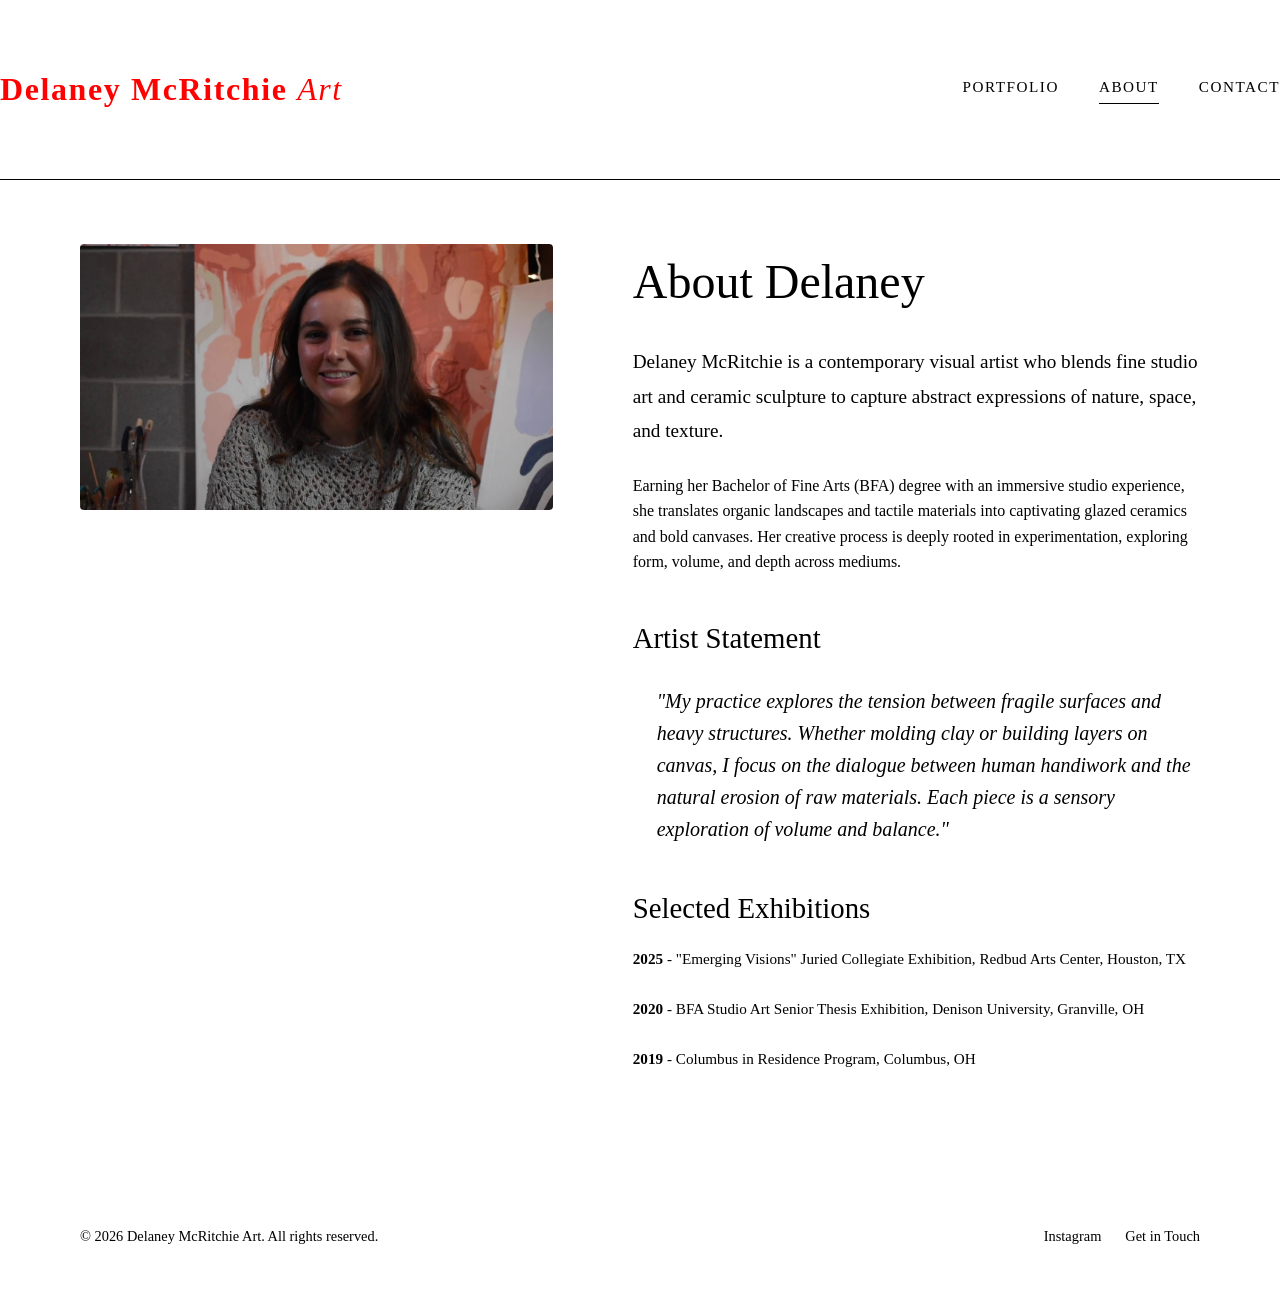
<file: about.html>
<!DOCTYPE html>
<html lang="en">
<head>
    <meta charset="UTF-8">
    <meta name="viewport" content="width=device-width, initial-scale=1.0">
    <title>About | Delaney McRitchie Art</title>
    <link rel="stylesheet" href="style.css">
    <link rel="preconnect" href="https://fonts.googleapis.com">
    <link rel="preconnect" href="https://fonts.gstatic.com" crossorigin>
    <link href="https://fonts.googleapis.com/css2?family=Lato:wght@300;400;700&family=Playfair+Display:ital,wght@0,400;0,600;1,400&display=swap" rel="stylesheet">
</head>
<body>

    <header class="navbar">
        <div class="logo">
            <a href="index.html">Delaney McRitchie <span class="sub-logo">Art</span></a>
        </div>
        <button class="menu-toggle" aria-label="Toggle Menu">
            <span class="bar"></span>
            <span class="bar"></span>
            <span class="bar"></span>
        </button>
        <nav class="nav-links">
            <a href="index.html">Portfolio</a>
            <a href="about.html" class="active">About</a>
            <a href="contact.html">Contact</a>
        </nav>
    </header>

    <main class="container about-container">
        <section class="about-grid">
            <div class="about-image">
                <img src="images/aboutpic.jfif" alt="Delaney McRitchie Portrait">
            </div>
            <div class="about-text">
                <h1>About Delaney</h1>
                <p class="lead">Delaney McRitchie is a contemporary visual artist who blends fine studio art and ceramic sculpture to capture abstract expressions of nature, space, and texture.</p>
                
                <p>Earning her Bachelor of Fine Arts (BFA) degree with an immersive studio experience, she translates organic landscapes and tactile materials into captivating glazed ceramics and bold canvases. Her creative process is deeply rooted in experimentation, exploring form, volume, and depth across mediums.</p>

                <h2>Artist Statement</h2>
                <p class="statement">"My practice explores the tension between fragile surfaces and heavy structures. Whether molding clay or building layers on canvas, I focus on the dialogue between human handiwork and the natural erosion of raw materials. Each piece is a sensory exploration of volume and balance."</p>

                <h2>Selected Exhibitions</h2>
                <ul class="cv-list">
                    <li><strong>2025</strong> - "Emerging Visions" Juried Collegiate Exhibition, Redbud Arts Center, Houston, TX</li>
                    <li><strong>2020</strong> - BFA Studio Art Senior Thesis Exhibition, Denison University, Granville, OH</li>
                    <li><strong>2019</strong> - Columbus in Residence Program, Columbus, OH</li>
                </ul>
            </div>
        </section>
    </main>

    <footer>
        <p>&copy; 2026 Delaney McRitchie Art. All rights reserved.</p>
        <div class="social-links">
            <a href="https://instagram.com" target="_blank" rel="noopener">Instagram</a>
            <a href="contact.html">Get in Touch</a>
        </div>
    </footer>

    <script src="script.js"></script>
</body>
</html>
</file>
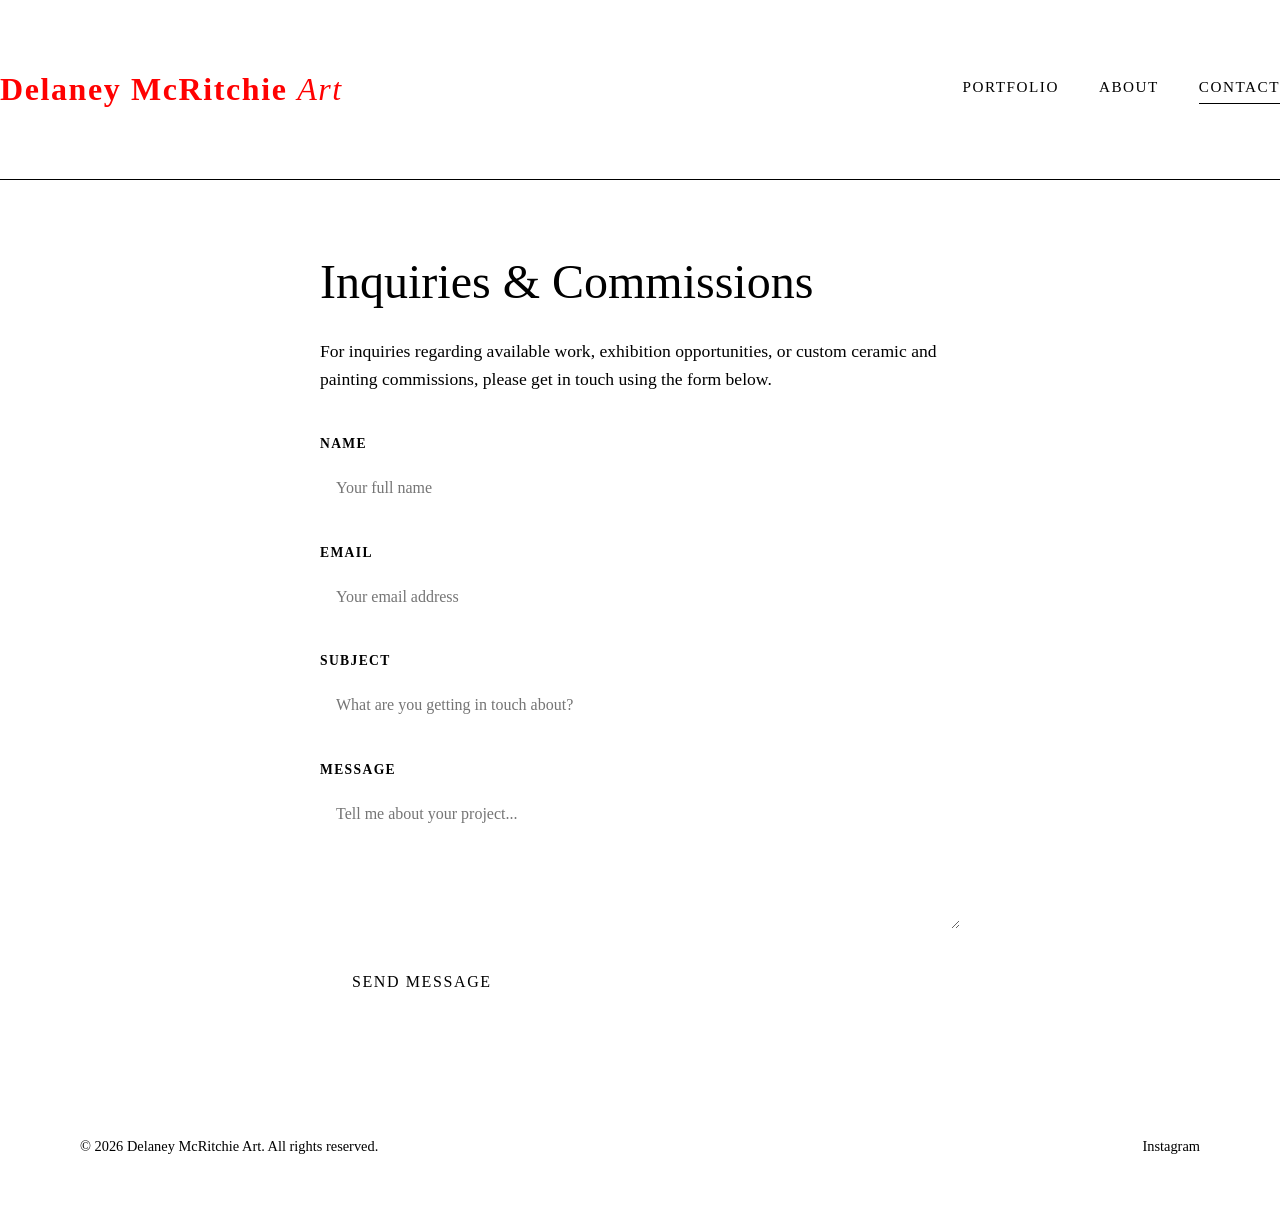
<file: contact.html>
<!DOCTYPE html>
<html lang="en">
<head>
    <meta charset="UTF-8">
    <meta name="viewport" content="width=device-width, initial-scale=1.0">
    <title>Contact | Delaney McRitchie Art</title>
    <link rel="stylesheet" href="style.css">
    <link rel="preconnect" href="https://fonts.googleapis.com">
    <link rel="preconnect" href="https://fonts.gstatic.com" crossorigin>
    <link href="https://fonts.googleapis.com/css2?family=Lato:wght@300;400;700&family=Playfair+Display:ital,wght@0,400;0,600;1,400&display=swap" rel="stylesheet">
</head>
<body>

    <header class="navbar">
        <div class="logo">
            <a href="index.html">Delaney McRitchie <span class="sub-logo">Art</span></a>
        </div>
        <button class="menu-toggle" aria-label="Toggle Menu">
            <span class="bar"></span>
            <span class="bar"></span>
            <span class="bar"></span>
        </button>
        <nav class="nav-links">
            <a href="index.html">Portfolio</a>
            <a href="about.html">About</a>
            <a href="contact.html" class="active">Contact</a>
        </nav>
    </header>

    <main class="container contact-container">
        <section class="contact-section">
            <h1>Inquiries & Commissions</h1>
            <p>For inquiries regarding available work, exhibition opportunities, or custom ceramic and painting commissions, please get in touch using the form below.</p>
            
            <form action="#" class="contact-form">
                <div class="form-group">
                    <label for="name">Name</label>
                    <input type="text" id="name" name="name" required placeholder="Your full name">
                </div>
                <div class="form-group">
                    <label for="email">Email</label>
                    <input type="email" id="email" name="email" required placeholder="Your email address">
                </div>
                <div class="form-group">
                    <label for="subject">Subject</label>
                    <input type="text" id="subject" name="subject" required placeholder="What are you getting in touch about?">
                </div>
                <div class="form-group">
                    <label for="message">Message</label>
                    <textarea id="message" name="message" rows="6" required placeholder="Tell me about your project..."></textarea>
                </div>
                <button type="submit" class="submit-btn">Send Message</button>
            </form>
        </section>
    </main>

    <footer>
        <p>&copy; 2026 Delaney McRitchie Art. All rights reserved.</p>
        <div class="social-links">
            <a href="https://instagram.com" target="_blank" rel="noopener">Instagram</a>
        </div>
    </footer>

    <script src="script.js"></script>
</body>
</html>
</file>
<file: style.css>
CSS
/* Custom Global Variables & Reset */
:root {
    --bg-color: #fcfbfa; /* Warm minimalist white background */
    --text-color: #ff0101; /* Rich charcoal black */
    --text-muted: #666666;
    --accent-color: #8c7b6e; /* Warm earth tone */
    --accent-hover: #6d5e53;
    --border-color: #e5e2df;
    --lightbox-bg: rgba(26, 26, 26, 0.95);
    
    --font-heading: 'Playfair Display', Georgia, serif;
    --font-body: 'Lato', Helvetica, sans-serif;
}

* {
    margin: 0;
    padding: 0;
    box-sizing: border-box;
}

body {
    background-color: var(--bg-color);
    color: var(--text-color);
    font-family: var(--font-body);
    line-height: 1.6;
    overflow-x: hidden;
    -webkit-font-smoothing: antialiased;
}

a {
    color: inherit;
    text-decoration: none;
    transition: color 0.3s ease;
}

/* Header & Navigation */
.navbar {
    display: flex;
    justify-content: space-between;
    align-items: center;
    padding-top: 4rem;
    padding-bottom: 4rem;
    border-bottom: 1px solid #000;
    

}

.logo a {
    font-family: var(--font-heading);
    font-size: 2em;
    font-weight: 600;
    letter-spacing: 0.05em;
    color: #ff0101
}

.sub-logo {
    font-weight: 300;
    font-style: italic;
    color: #ff0101
}

.nav-links {
    display: flex;
    gap: 2.5rem;
}

.nav-links a {
    font-size: 0.95rem;
    text-transform: uppercase;
    letter-spacing: 0.1em;
    font-weight: 400;
    padding-bottom: 4px;
    border-bottom: 1px solid transparent;
    white-space: nowrap;
}

.nav-links a:hover,
.nav-links a.active {
    color: var(--accent-color);
    border-bottom-color: var(--accent-color);
}

/* Mobile Menu Button */
.menu-toggle {
    display: none;
    flex-direction: column;
    justify-content: space-between;
    width: 24px;
    height: 18px;
    background: none;
    border: none;
    cursor: pointer;
    z-index: 1001;
}

.menu-toggle .bar {
    width: 100%;
    height: 2px;
    background-color: var(--text-color);
    transition: all 0.3s ease;
}

/* Container */
.container {
    max-width: 1400px;
    margin: 0 auto;
    padding: 4rem 5rem;
    min-height: calc(100vh - 350px);
}

/* Hero Section */
.hero {
    text-align: center;
    margin-bottom: 4rem;
}

.hero h1 {
    font-family: var(--font-heading);
    font-size: 3.5rem;
    font-weight: 400;
    margin-bottom: 0.5rem;
    letter-spacing: 0.02em;
    color: var(--accent-color);
    
}

.hero .subtitle {
    font-size: 1.1rem;
    text-transform: uppercase;
    letter-spacing: 0.2em;
    color: var(--accent-color);
    font-weight: 300;
    font-style: italic;
}

/* Category Filters */
.filters {
    display: flex;
    justify-content: center;
    gap: 1.5rem;
    margin-bottom: 3.5rem;
}

.filter-btn {
    background: none;
    border: 1px solid var(--border-color);
    padding: 0.6rem 1.8rem;
    font-family: var(--font-body);
    font-size: 0.9rem;
    text-transform: uppercase;
    letter-spacing: 0.08em;
    cursor: pointer;
    transition: all 0.3s ease;
    border-radius: 30px;
    color: var(--text-muted);
}

.filter-btn:hover,
.filter-btn.active {
    background-color: var(--text-color);
    border-color: var(--text-color);
    color: var(--bg-color);
}

/* Portfolio Grid */
.portfolio-grid {
    display: grid;
    grid-template-columns: repeat(auto-fill, minmax(400px, 1fr));
    gap: 2.5rem;
}

/* --- Entry Animations --- */
@keyframes fadeInUp {
    from {
        opacity: 0;
        transform: translateY(15px);
    }
    to {
        opacity: 1;
        transform: translateY(0);
    }
}

/* Portfolio Gallery Items */
.portfolio-item {
    cursor: pointer;
    overflow: hidden;
    position: relative;
    /* Smooth fading and rising action on page load or filter toggle */
    animation: fadeInUp 0.5s cubic-bezier(0.25, 1, 0.5, 1) forwards;
}

/* Correctly hides the items from the CSS Grid structure without layout bugs */
.portfolio-item.hide {
    display: none !important;

}


.image-wrapper {
    position: relative;
    aspect-ratio: 4 / 5;
    overflow: hidden;
    background-color: #eae7e4;
}

.image-wrapper img {
    width: 100%;
    height: 100%;
    object-fit: cover;
    transition: transform 0.6s cubic-bezier(0.25, 1, 0.5, 1);
}

.portfolio-item:hover img {
    transform: scale(1.05);
}

.overlay {
    position: absolute;
    top: 0;
    left: 0;
    width: 100%;
    height: 100%;
    background: rgba(26, 26, 26, 0.4);
    display: flex;
    flex-direction: column;
    justify-content: flex-end;
    padding: 2rem;
    opacity: 0;
    transition: opacity 0.4s ease;
}

.portfolio-item:hover .overlay {
    opacity: 1;
}

.overlay h3 {
    font-family: var(--font-heading);
    color: #ffffff;
    font-size: 1.5rem;
    margin-bottom: 0.3rem;
    font-weight: 400;
}

.overlay p {
    color: #e5e2df;
    font-size: 0.9rem;
    text-transform: uppercase;
    letter-spacing: 0.05em;
}

/* --- High-Legibility Dark Gallery Lightbox --- */
.lightbox {
    display: none;
    position: fixed;
    top: 0;
    left: 0;
    width: 100%;
    height: 100%;
    background-color: rgba(10, 10, 10, 0.98); /* Near-opaque solid backdrop */
    z-index: 2000;
    justify-content: center;
    align-items: center;
    padding: 2rem;
    opacity: 0;
    transition: opacity 0.4s ease;
}

.lightbox.show {
    display: flex;
    opacity: 1;
}

.lightbox-content {
    display: flex;
    max-width: 1100px;
    width: 100%;
    background-color: #111111; /* Opaque solid black backdrop */
    box-shadow: 0 15px 50px rgba(0, 0, 0, 0.8);
    border-radius: 6px;
    overflow: hidden;
    animation: zoomIn 0.4s cubic-bezier(0.25, 1, 0.5, 1);
    border: 1px solid #222222; /* Subtle outline separation */
}

@keyframes zoomIn {
    from { transform: scale(0.97); opacity: 0; }
    to { transform: scale(1); opacity: 1; }
}

#lightbox-img {
    max-width: 60%;
    max-height: 80vh;
    object-fit: cover;
    background-color: #080808;
}

.lightbox-info {
    padding: 4rem;
    display: flex;
    flex-direction: column;
    justify-content: center;
    flex-grow: 1;
    background-color: #111111; /* Guaranteed opaque text background */
}

.lightbox-info h2 {
    font-family: var(--font-heading);
    font-size: 2.2rem;
    margin-bottom: 1rem;
    font-weight: 400;
    color: #ffffff; /* Clean white title */
    letter-spacing: 0.02em;
}

.lightbox-info p {
    margin-bottom: 0.8rem;
    font-size: 0.95rem;
    color: #aaaaaa; /* Medium gray details */
    letter-spacing: 0.05em;
}

#lightbox-desc {
    font-size: 1.1rem;
    color: #e5e2df; /* Off-white description text */
    margin-bottom: 1.8rem;
    border-bottom: 1px solid #2a2a2a; /* Custom divider line */
    padding-bottom: 1.5rem;
    line-height: 1.6;
}

.close-lightbox {
    position: absolute;
    top: 2rem;
    right: 3rem;
    font-size: 3rem;
    color: #ffffff;
    cursor: pointer;
    transition: color 0.3s;
    line-height: 1;
}

.close-lightbox:hover {
    color: var(--accent-color);
}

/* Responsive adjustments for Tablets/Mobile */
@media (max-width: 900px) {
    .lightbox-content {
        flex-direction: column;
        max-height: 90vh;
        overflow-y: auto;
    }

    #lightbox-img {
        max-width: 100%;
        max-height: 45vh;
    }

    .lightbox-info {
        padding: 2.5rem;
    }
}

/* About Page Layout */
.about-grid {
    display: grid;
    grid-template-columns: 1fr 1.2fr;
    gap: 5rem;
    align-items: start;
}

.about-image img {
    width: 100%;
    height: auto;
    object-fit: cover;
    border-radius: 4px;
}

.about-text h1 {
    font-family: var(--font-heading);
    font-size: 3rem;
    font-weight: 400;
    margin-bottom: 1.5rem;
}

.about-text h2 {
    font-family: var(--font-heading);
    font-size: 1.8rem;
    font-weight: 400;
    margin: 2.5rem 0 1rem;
    color: var(--accent-color);
}

.lead {
    font-size: 1.2rem;
    line-height: 1.8;
    color: var(--accent-color);
    margin-bottom: 1.5rem;
    font-weight: 300;
}

.about-text p {
    margin-bottom: 1.5rem;
    color: var(--text-color);
}

.statement {
    font-family: var(--font-heading);
    font-size: 1.25rem;
    font-style: italic;
    color: var(--text-color);
    border-left: 3px solid var(--accent-color);
    padding-left: 1.5rem;
    margin: 1.5rem 0;
}

.cv-list {
    list-style: none;
}

.cv-list li {
    margin-bottom: 0.8rem;
    border-bottom: 1px solid var(--border-color);
    padding-bottom: 0.8rem;
    font-size: 0.95rem;
}

/* Contact Page Layout */
.contact-container {
    max-width: 800px;
}

.contact-section h1 {
    font-family: var(--font-heading);
    font-size: 3rem;
    font-weight: 400;
    margin-bottom: 1rem;
}

.contact-section p {
    color: var(--text-muted);
    margin-bottom: 2.5rem;
    font-size: 1.1rem;
}

.contact-form {
    display: flex;
    flex-direction: column;
    gap: 1.8rem;
}

.form-group {
    display: flex;
    flex-direction: column;
    gap: 0.5rem;
}

.form-group label {
    font-size: 0.85rem;
    text-transform: uppercase;
    letter-spacing: 0.1em;
    font-weight: 700;
}

.form-group input,
.form-group textarea {
    padding: 1rem;
    border: 1px solid var(--border-color);
    background-color: transparent;
    font-family: var(--font-body);
    font-size: 1rem;
    color: var(--text-color);
    border-radius: 4px;
    transition: border-color 0.3s;
    width: 100%;
}

.form-group input:focus,
.form-group textarea:focus {
    outline: none;
    border-color: var(--accent-color);
}

.submit-btn {
    background-color: var(--text-color);
    color: var(--bg-color);
    border: none;
    padding: 1rem 2rem;
    font-family: var(--font-body);
    font-size: 1rem;
    text-transform: uppercase;
    letter-spacing: 0.1em;
    cursor: pointer;
    transition: background-color 0.3s;
    border-radius: 4px;
    align-self: flex-start;
}

.submit-btn:hover {
    background-color: var(--accent-color);
}

/* Footer Section */
footer {
    display: flex;
    justify-content: space-between;
    align-items: center;
    padding: 4rem 5rem;
    border-top: 1px solid var(--border-color);
    font-size: 0.9rem;
    color: var(--text-muted);
}

.social-links {
    display: flex;
    gap: 1.5rem;
}

.social-links a:hover {
    color: var(--accent-color);
}

/* Responsive Grid Adjustments */
@media (max-width: 1024px) {
    .navbar { padding: 2rem; }
    .container { padding: 3rem 2rem; }
    .portfolio-grid { grid-template-columns: repeat(auto-fill, minmax(300px, 1fr)); }
    .about-grid { grid-template-columns: 1fr; gap: 3rem; }
    footer { padding: 3rem 2rem; flex-direction: column; gap: 1.5rem; text-align: center; }
}

@media (max-width: 768px) {
    .menu-toggle { display: flex; }
    .nav-links {
        display: none;
        position: absolute;
        top: 100%;
        left: 0;
        width: 100%;
        background-color: var(--bg-color);
        flex-direction: column;
        padding: 2rem;
        gap: 1.5rem;
        border-bottom: 1px solid var(--border-color);
        z-index: 1000;
        text-align: center;
    }
    .nav-links.active { display: flex; }
    .hero h1 { font-size: 2.5rem; }
    .lightbox-content { flex-direction: column; }
    #lightbox-img { max-width: 100%; max-height: 50vh; }
    .lightbox-info { padding: 2rem; }
}

/* --- Footer Styles --- */
.site-footer {
    display: flex;
    justify-content: space-between;
    align-items: center;
    padding: 3rem 5rem;
    border-top: 1px solid var(--border-color);
    background-color: var(--bg-color);
    margin-top: 4rem;
}

.site-footer p {
    font-size: 0.9rem;
    color: var(--text-muted);
}

.social-links a {
    display: inline-flex;
    align-items: center;
    justify-content: center;
}

/* Controls the shape, size, and matching color of the Instagram SVG logo */
.instagram-logo {
    fill: var(--text-color); /* Dynamically uses your project's charcoal/red text variable */
    transition: fill 0.3s ease, transform 0.3s ease;
}

/* Changes the logo fill color when a user hovers over it */
.social-links a:hover .instagram-logo {
    fill: var(--accent-color); /* Changes to your warm earth tone on hover */
    transform: scale(1.05);     /* Subtle interactive pop */
}

/* Mobile responsive alignment adjustment */
@media (max-width: 768px) {
    .site-footer {
        flex-direction: column;
        gap: 1.5rem;
        padding: 2.5rem 2rem;
        text-align: center;
</file>
